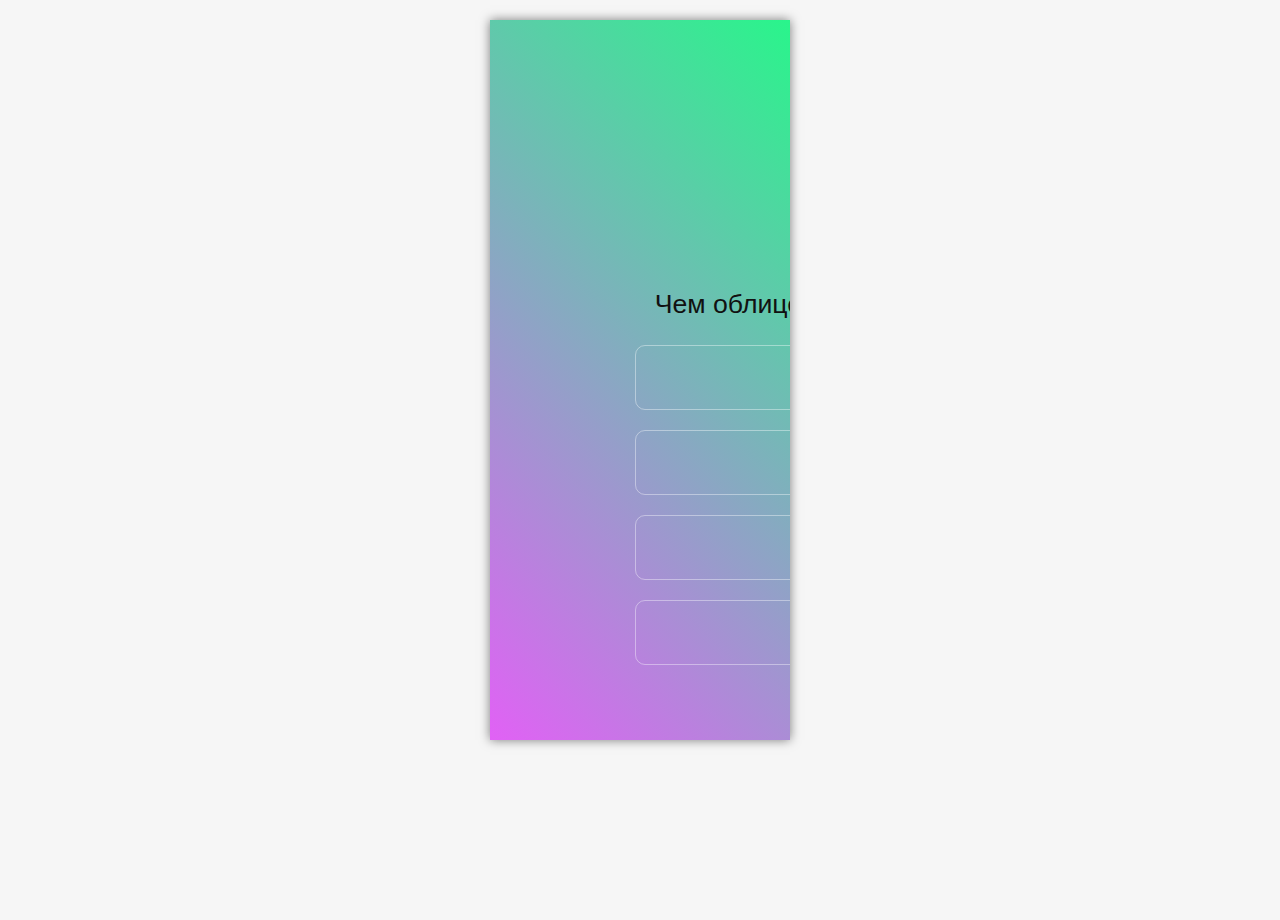
<file: index.html>
<!DOCTYPE html>
<html>
	<head>
		<title>Home</title>
		<meta charset="utf-8">
		<meta name='viewport' content='width=device-width, initial-scale=1.0, maximum-scale=1.0, user-scalable=0' />
		<meta name="apple-mobile-web-app-capable" content="yes">
		<meta name="mobile-web-app-capable" content="yes">
		<meta name="HandheldFriendly" content="true"/>
		<link rel="stylesheet" type="text/css" href="styles/site.css">
	</head>
	<body>
		<div class="wrapper">
			<iframe src="quiz.html" height="720" class="quiz-frame"></iframe>
		</div>
	</body>
</html>
</file>
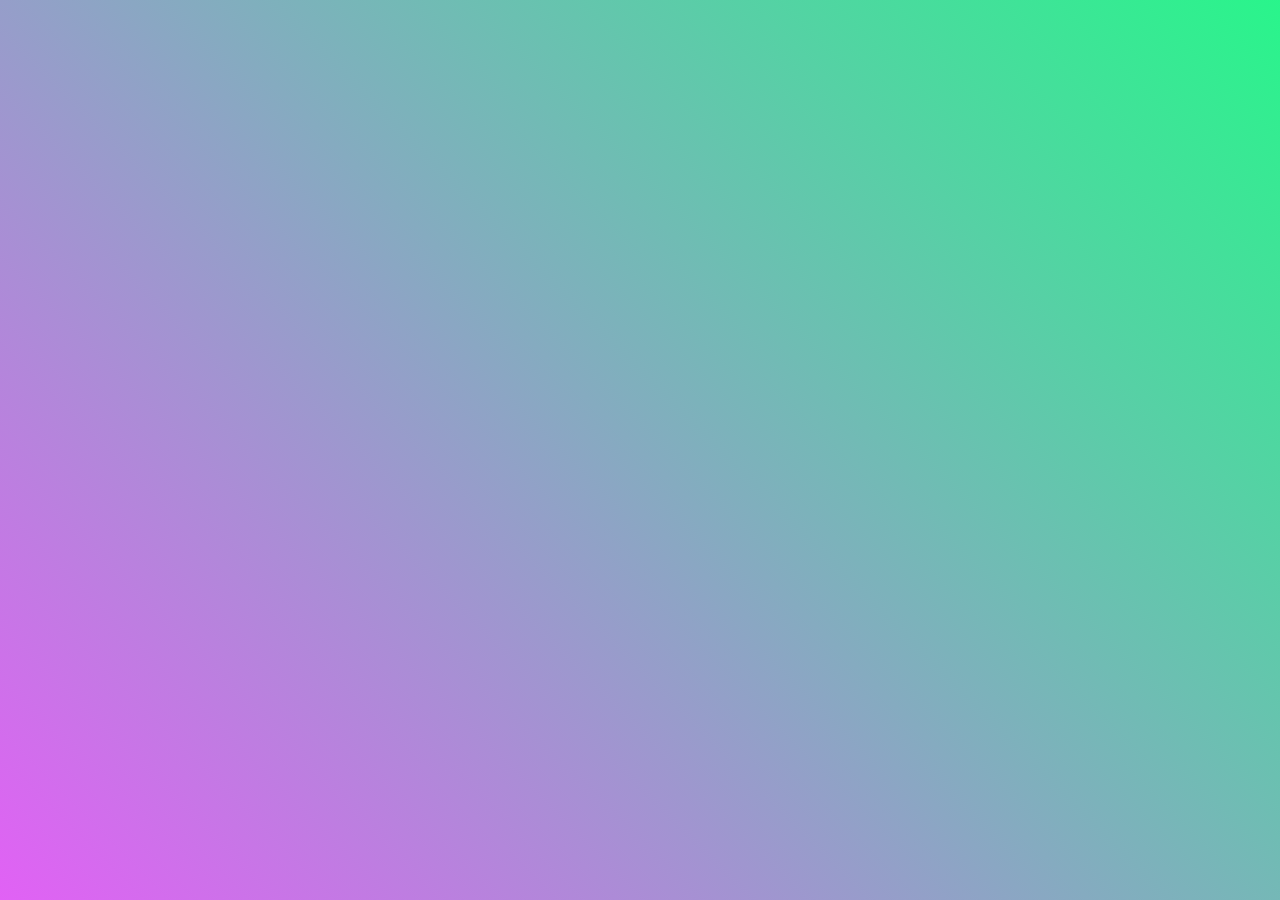
<file: preloader.html>
<!doctype html>
<html lang="ru">

<head>
  <meta charset="utf-8">
  <meta http-equiv="X-UA-Compatible" content="IE=edge">
  <meta name="viewport" content="width=device-width, initial-scale=1">
  <title>Прелоадер для сайта (демо)</title>
  <link rel="stylesheet" type="text/css" href="styles/app.css">
</head>

<body>

  <!-- Прелоадер -->
  <div class="preloader">
    <svg class="preloader__image" role="img" xmlns="http://www.w3.org/2000/svg" viewBox="0 0 512 512">
      <path fill="currentColor"
        d="M304 48c0 26.51-21.49 48-48 48s-48-21.49-48-48 21.49-48 48-48 48 21.49 48 48zm-48 368c-26.51 0-48 21.49-48 48s21.49 48 48 48 48-21.49 48-48-21.49-48-48-48zm208-208c-26.51 0-48 21.49-48 48s21.49 48 48 48 48-21.49 48-48-21.49-48-48-48zM96 256c0-26.51-21.49-48-48-48S0 229.49 0 256s21.49 48 48 48 48-21.49 48-48zm12.922 99.078c-26.51 0-48 21.49-48 48s21.49 48 48 48 48-21.49 48-48c0-26.509-21.491-48-48-48zm294.156 0c-26.51 0-48 21.49-48 48s21.49 48 48 48 48-21.49 48-48c0-26.509-21.49-48-48-48zM108.922 60.922c-26.51 0-48 21.49-48 48s21.49 48 48 48 48-21.49 48-48-21.491-48-48-48z">
      </path>
    </svg>
  </div>
  <script>
    window.onload = function () {
      document.body.classList.add('loaded_hiding');
      window.setTimeout(function () {
        document.body.classList.add('loaded');
        document.body.classList.remove('loaded_hiding');
      }, 500);
    }
  </script>
</body>

</html>
</file>
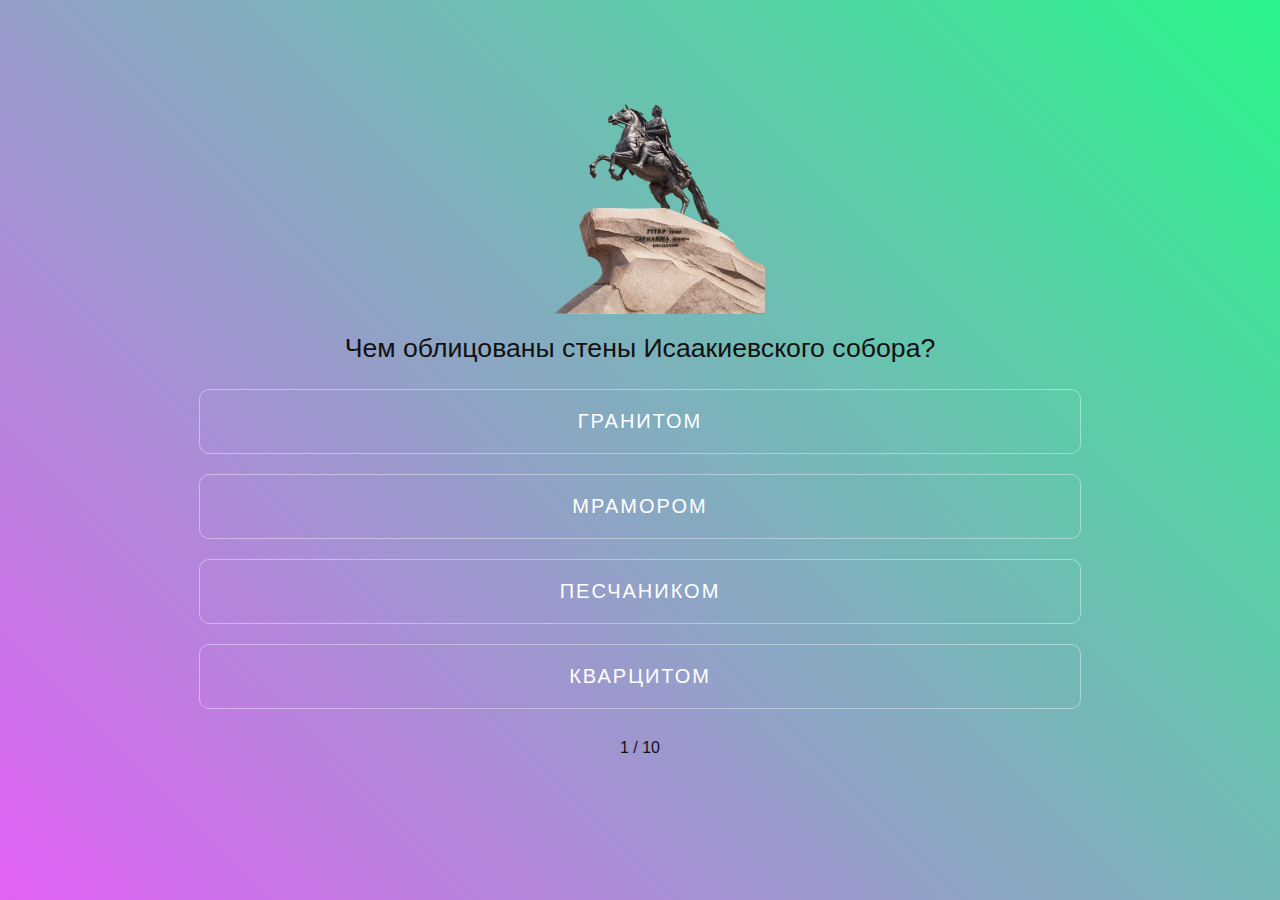
<file: quiz.html>
<!DOCTYPE html>
<html>

<head>
	<title>Quiz</title>
	<meta charset="utf-8">
	<link rel="stylesheet" type="text/css" href="styles/app.css">
	<meta name='viewport' content='width=device-width, initial-scale=1.0, maximum-scale=1.0, user-scalable=0' />
	<meta name="apple-mobile-web-app-capable" content="yes">
	<meta name="mobile-web-app-capable" content="yes">
	<meta name="HandheldFriendly" content="true" />
</head>

<body>
	<div class="preloader">
		<svg class="preloader__image" role="img" xmlns="http://www.w3.org/2000/svg" viewBox="0 0 512 512">
			<path fill="currentColor"
				d="M304 48c0 26.51-21.49 48-48 48s-48-21.49-48-48 21.49-48 48-48 48 21.49 48 48zm-48 368c-26.51 0-48 21.49-48 48s21.49 48 48 48 48-21.49 48-48-21.49-48-48-48zm208-208c-26.51 0-48 21.49-48 48s21.49 48 48 48 48-21.49 48-48-21.49-48-48-48zM96 256c0-26.51-21.49-48-48-48S0 229.49 0 256s21.49 48 48 48 48-21.49 48-48zm12.922 99.078c-26.51 0-48 21.49-48 48s21.49 48 48 48 48-21.49 48-48c0-26.509-21.491-48-48-48zm294.156 0c-26.51 0-48 21.49-48 48s21.49 48 48 48 48-21.49 48-48c0-26.509-21.49-48-48-48zM108.922 60.922c-26.51 0-48 21.49-48 48s21.49 48 48 48 48-21.49 48-48-21.491-48-48-48z">
			</path>
		</svg>
	</div>
	<script>
		window.onload = function () {
			document.body.classList.add('loaded_hiding');
			window.setTimeout(function () {
				document.body.classList.add('loaded');
				document.body.classList.remove('loaded_hiding');
			}, 500);
		}
	</script>
	<div class="wrapper">
		<main class="main">
			<div class="image" id="klass_image_kras">
				<img src="quiz.png" alt="Для красоты" class="image-krasa" height="250" width="280" id="image_kras">
			</div>
			<div class="quiz__head">
				<div class="head__content" id="head">Lorem ipsum dolor sit amet consectetur adipisicing elit. Ut ducimus
					odit accusamus, illum quas magni provident odio praesentium commodi sint, porro harum, minus
					cupiditate architecto culpa aut ex dolore officia.</div>
			</div>
			<div class="quiz__body">
				<div class="buttons">
					<div class="buttons__content" id="buttons">
						<button class="button">Default button</button><br>
						<button class="button button_wrong">Wrong answer</button><br>
						<button class="button button_correct">Correct answer</button><br>
						<button class="button button_passive">Unclicked button</button><br>
					</div>
				</div>

				<div class="quiz__footer">
					<div class="footer__content" id="pages">0 / 0</div>
				</div>
			</div>
			<button onclick="restart_test();" class="button_restart" id="restart">На главную</button><br>
			<script type="text/javascript" src="scripts/menu.js"></script>
		</main>
	</div>
	<script type="text/javascript" src="scripts/app.js"></script>
</body>

</html>
</file>
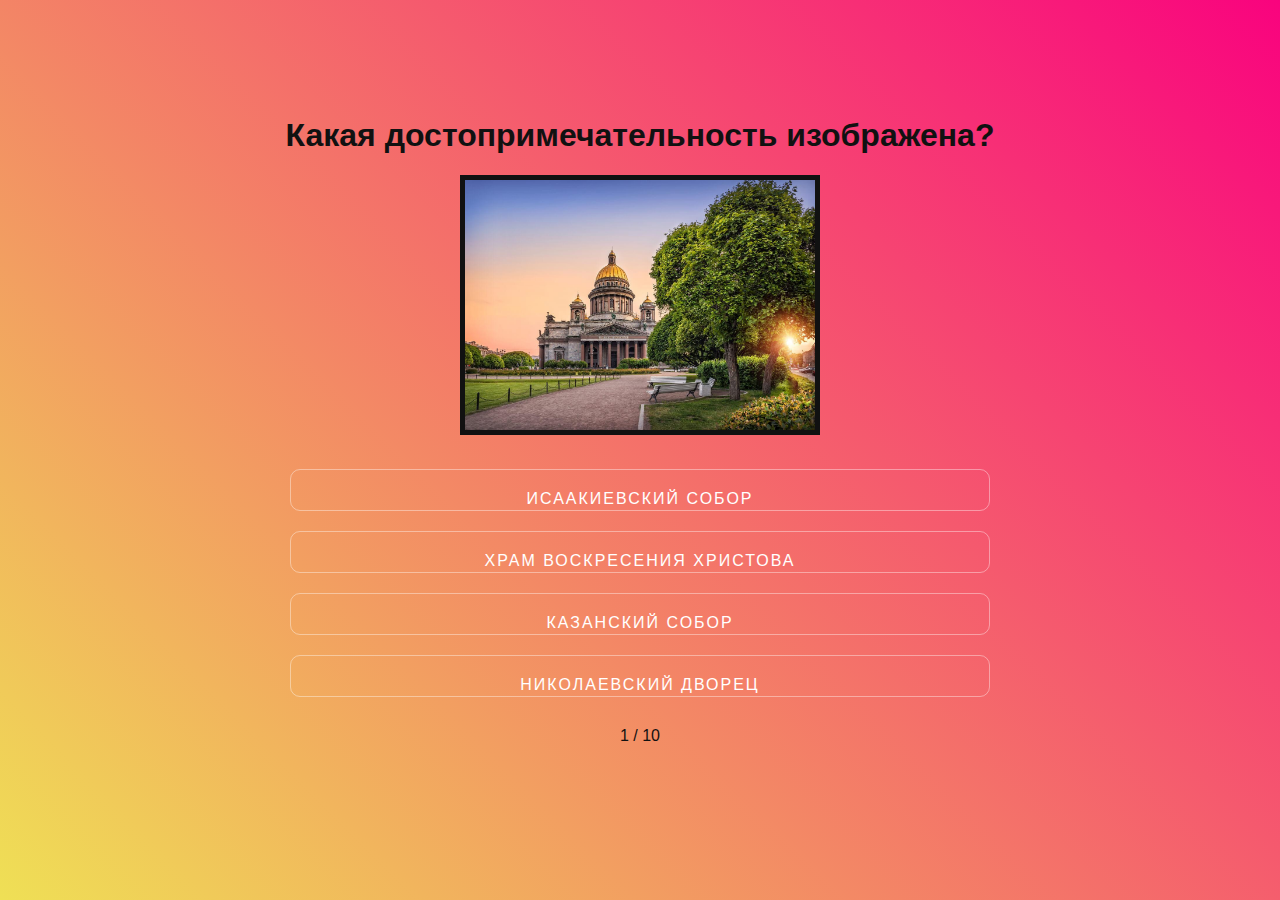
<file: quiz_image.html>
<!DOCTYPE html>
<html>

<head>
	<title>Quiz</title>
	<meta charset="utf-8">
	<link rel="stylesheet" type="text/css" href="styles/app_image.css">
	<meta name='viewport' content='width=device-width, initial-scale=1.0, maximum-scale=1.0, user-scalable=0' />
	<meta name="apple-mobile-web-app-capable" content="yes">
	<meta name="mobile-web-app-capable" content="yes">
	<meta name="HandheldFriendly" content="true" />
</head>

<body>
	<div class="preloader">
		<svg class="preloader__image" role="img" xmlns="http://www.w3.org/2000/svg" viewBox="0 0 512 512">
			<path fill="currentColor"
				d="M304 48c0 26.51-21.49 48-48 48s-48-21.49-48-48 21.49-48 48-48 48 21.49 48 48zm-48 368c-26.51 0-48 21.49-48 48s21.49 48 48 48 48-21.49 48-48-21.49-48-48-48zm208-208c-26.51 0-48 21.49-48 48s21.49 48 48 48 48-21.49 48-48-21.49-48-48-48zM96 256c0-26.51-21.49-48-48-48S0 229.49 0 256s21.49 48 48 48 48-21.49 48-48zm12.922 99.078c-26.51 0-48 21.49-48 48s21.49 48 48 48 48-21.49 48-48c0-26.509-21.491-48-48-48zm294.156 0c-26.51 0-48 21.49-48 48s21.49 48 48 48 48-21.49 48-48c0-26.509-21.49-48-48-48zM108.922 60.922c-26.51 0-48 21.49-48 48s21.49 48 48 48 48-21.49 48-48-21.491-48-48-48z">
			</path>
		</svg>
	</div>
	<script>
		window.onload = function () {
			document.body.classList.add('loaded_hiding');
			window.setTimeout(function () {
				document.body.classList.add('loaded');
				document.body.classList.remove('loaded_hiding');
			}, 500);
		}
	</script>
	<div class="wrapper">
		<main class="main">
			<div class="header" id="header">
				<h1 class="ques"> Какая достопримечательность изображена?</h1>
			</div>
			<div class="imag" id="class_image">
				<img src="казанский.jpeg" alt="Первый вопрос" class="my-imag" id="image">
			</div>
			<div class="quiz__head">
				<div class="head__content" id="head">Lorem ipsum dolor sit amet consectetur adipisicing elit. Ut ducimus
					odit accusamus, illum quas magni provident odio praesentium commodi sint, porro harum, minus
					cupiditate architecto culpa aut ex dolore officia.</div>
			</div>
			<div class="quiz__body">
				<div class="buttons">
					<div class="buttons__content" id="buttons">
						<button class="button">Default button</button><br>
						<button class="button button_wrong">Wrong answer</button><br>
						<button class="button button_correct">Correct answer</button><br>
						<button class="button button_passive">Unclicked button</button><br>
					</div>
				</div>

				<div class="quiz__footer">
					<div class="footer__content" id="pages">0 / 0</div>
				</div>
			</div>
			<button onclick="restart_test();" class="button_restart" id="restart">На главную</button><br>
			<script type="text/javascript" src="scripts/menu.js"></script>
		</main>
	</div>
	<script type="text/javascript" src="scripts/app_image.js"></script>
</body>

</html>
</file>
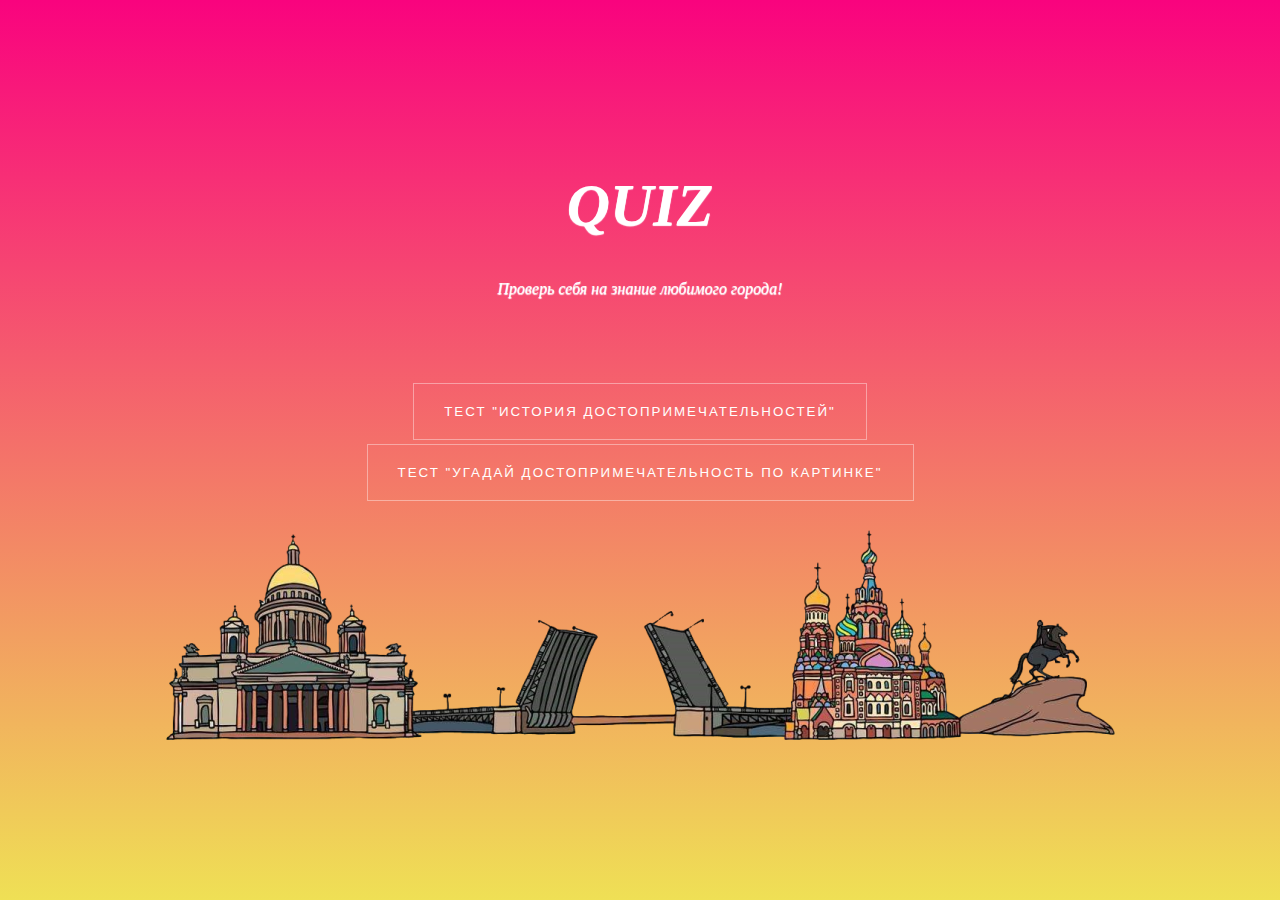
<file: start.html>
<!DOCTYPE html>
<html>

<head>
	<title>Home</title>
	<meta charset="utf-8">
	<meta name='viewport' content='width=device-width, initial-scale=1.0, maximum-scale=1.0, user-scalable=0' />
	<meta name="apple-mobile-web-app-capable" content="yes">
	<meta name="mobile-web-app-capable" content="yes">
	<meta name="HandheldFriendly" content="true" />
	<link rel="stylesheet" type="text/css" href="styles/start.css">
</head>

<body>
	<div class="wrapper">
		<main class="main">
			<div class="plate">
				<div class="script">
					<header class="shadow">
						<h1 class="text1">QUIZ</h1>
						<p class="text2">Проверь себя на знание любимого города!</p>
						<p></p>
					</header>

				</div>
			</div>
			<div class="buttons">
				<button onclick="start_test();" class="button button_start">Тест "История
					достопримечательностей"</button><br>
				<script type="text/javascript" src="scripts/start.js"></script>
				<button onclick="start_test_image();" class="button button_image">Тест "Угадай достопримечательность
					по картинке"</button><br>
				<script type="text/javascript" src="scripts/start_image.js"></script>
			</div>
			<div class="image">
				<img src="bbb_preview_rev_1.png" Картинка на заставку" class="my-image">
			</div>
	</div>
	</main>
	</div>
</body>

</html>
</file>
<file: styles/site.css>
body, html
{
	width: 100%;
	height: 100%;
	margin: 0 auto;
	display: block;
	padding: 0;
	font-size: 16px;
	font-family: helvetica, arial;
	background: #f6f6f6;
	color: #111;
}

.wrapper
{
	width: 100%;
}

.quiz-frame
{
	border: 0;
	box-shadow: 0 0 10px rgba(0,0,0,0.5);
	margin: 20px;
	display: block;
    margin-left: auto;
    margin-right: auto
}
</file>
<file: styles/app.css>
body, html
{
	width: 100%;
	height: 100%;
	margin: 0;
	padding: 0;
	overflow: hidden;
	font-size: 16px;
	font-family: helvetica, arial;
	background: linear-gradient(45deg, #e161f5 0%, #29f58b 100%);
	color: #111;
}

.wrapper
{
	width: 100%;
	height: 100%;
	display: table;
}

.main
{
	display: table-cell;
	vertical-align: middle;
	text-align: center;
}

.quiz-frame
{
	border: 0;
	box-shadow: 0 0 10px rgba(0,0,0,0.5);
}

.quiz__head
{
	font-size: 20pt;
	margin: 10px;
	margin-bottom: 10px;
}

.image_head {
  height: 50px;
 }

.head__content 
{
	padding: 5px;
}

.quiz__body
{
	margin: 10px;
}

.quiz__footer 
{
   margin: auto;
   height: 90px;
   width: 900px;
}

.footer__content 
{
	padding: 20px;
}


.button
{
	border-radius: 10px;
	width: 70%;
	font-size: 15pt;
	cursor: pointer;

	text-decoration: none;
    display: inline-block;
    padding: 20px 30px;
    margin: 10px 20px;
    position: relative;
    color: white;
    border: 1px solid rgba(255, 255, 255, .4);
    background: none;
    font-weight: 300;
    font-family: 'Montserrat', sans-serif;
    text-transform: uppercase;
    letter-spacing: 2px;
}

.button:before, .button_start:after {
    content: "";
    position: absolute;
    width: 0;
    height: 0;
    opacity: 0;
    box-sizing: border-box;
  }
  .button:before {
    bottom: 0;
    left: 0;
    border-left: 1px solid white;
    border-top: 1px solid white;
    transition: 0s ease opacity .8s, .2s ease width .4s, .2s ease height .6s;
  }
  .button:after {
    top: 0;
    right: 0;
    border-right: 1px solid white;
    border-bottom: 1px solid white;
    transition: 0s ease opacity .4s, .2s ease width, .2s ease height .2s;
  }
  .button:hover:before, 
  .button:hover:after {
    height: 100%;
    width: 100%;
    opacity: 1;
  }
  .button:hover:before {
    transition: 0s ease opacity 0s, .2s ease height, .2s ease width .2s;
  }
  .button:hover:after {
    transition: 0s ease opacity .4s, .2s ease height .4s, .2s ease width .6s;
  }

.button_wrong 
{
	background: #EB6465;
}

.button_correct
{
	background: #5EB97D;
}

.button_passive
{
	background: #B3B3B3;
}

.button_restart {
	background: #011aff;
}
.preloader {
    position: fixed;
    left: 0;
    top: 0;
    right: 0;
    bottom: 0;
    overflow: hidden;
    background-color: #21D4FD;
    background-image: linear-gradient(19deg, #14d60d 0%, #B721FF 100%);
    z-index: 1001;
    color: #eee;
  }

  .preloader__image {
    position: relative;
    top: 50%;
    left: 50%;
    width: 70px;
    height: 70px;
    margin-top: -35px;
    margin-left: -35px;
    text-align: center;
    animation: preloader-rotate 2s infinite linear;
  }

  @keyframes preloader-rotate {
    100% {
      transform: rotate(360deg);
    }
  }

  .loaded_hiding .preloader {
    transition: 3s opacity;
    opacity: 0;
  }

  .loaded .preloader {
    display: none;
  }

  .button_restart {
	border-radius: 10px;
	width: 30%;
	font-size: 15pt;
	cursor: pointer;

	text-decoration: none;
    padding: 20px 30px;
    margin: 10px 20px;
    position: relative;
    color: white;
    border: 1px solid rgba(255, 255, 255, .4);
    background: none;
    font-weight: 300;
    font-family: 'Montserrat', sans-serif;
    text-transform: uppercase;
    letter-spacing: 2px;
	
	color: #FFF;
	transition: all 0.5s;
	position: relative; 
  }
  .button_restart span {
	z-index: 2; 
	display: block;
	position: absolute;
	width: 100%;
	height: 100%; 
  }
  .button_restart::before {
	content: '';
	position: absolute;
	top: 0;
	left: 0;
	width: 100%;
	height: 100%;
	z-index: 1;
	transition: all 0.5s;
	border: 1px solid rgba(255,255,255,0.2);
	background-color: rgba(255,255,255,0.1);
  }
  .button_restart::after {
	content: '';
	position: absolute;
	top: 0;
	left: 0;
	width: 100%;
	height: 100%;
	z-index: 1;
	transition: all 0.5s;
	border: 1px solid rgba(255,255,255,0.2);
	background-color: rgba(255,255,255,0.1);
  }
  .button_restart:hover::before {
	transform: rotate(-45deg);
	background-color: rgba(255,255,255,0);
  }
  .button_restart:hover::after {
	transform: rotate(45deg);
	background-color: rgba(255,255,255,0);
  }

  .image-krasa{
    width: auto;
		height: 250px;
		align-items: center;
	}
</file>
<file: styles/app_image.css>
body, html
{
	width: 100%;
	height: 100%;
	margin: 0;
	padding: 0;
	overflow: hidden;
	font-size: 16px;
	font-family: helvetica, arial;
	background: linear-gradient(45deg, #efe055 0%, #f9037e 100%);
	color: #111;
}

.wrapper
{
	width: 100%;
	height: 100%;
	display: table;
}

.main
{
	display: table-cell;
	vertical-align: middle;
	text-align: center;
}

.quiz-frame
{
	border: 0;
	box-shadow: 0 0 10px rgba(0,0,0,0.5);
}

/* .image_head {
	width: 200px;
  max-width: 280px;
  margin-left: auto;
  margin-right: auto;
  max-height: 240px;
  text-align: center;
  overflow: hidden;
} */
.img {
  width: 100%;
}
.quiz__head
{
	font-size: 20pt;
}

.head__content 
{
	padding: 5px;
}

.quiz__body
{
	margin: 10px;
}

.quiz__footer 
{
  margin: auto;
  height: 90px;
  width: 900px;
}

.footer__content 
{
	padding: 20px;
}

.button
{
	border-radius: 10px;
	width: 700px;
	height: 30px;
	font-size: 12pt;
	cursor: pointer;
	

	text-decoration: none;
    display: inline-block;
    padding: 20px 30px;
    margin: 10px 20px;
    position: relative;
    color: white;
    border: 1px solid rgba(255, 255, 255, .4);
    background: none;
    font-weight: 300;
    font-family: 'Montserrat', sans-serif;
    text-transform: uppercase;
    letter-spacing: 2px;
}

.button:before, .button_start:after {
    content: "";
    position: absolute;
    width: 0;
    height: 0;
    opacity: 0;
    box-sizing: border-box;
  }
  .button:before {
    bottom: 0;
    left: 0;
    border-left: 1px solid white;
    border-top: 1px solid white;
    transition: 0s ease opacity .8s, .2s ease width .4s, .2s ease height .6s;
  }
  .button:after {
    top: 0;
    right: 0;
    border-right: 1px solid white;
    border-bottom: 1px solid white;
    transition: 0s ease opacity .4s, .2s ease width, .2s ease height .2s;
  }
  .button:hover:before, 
  .button:hover:after {
    height: 100%;
    width: 100%;
    opacity: 1;
  }
  .button:hover:before {
    transition: 0s ease opacity 0s, .2s ease height, .2s ease width .2s;
  }
  .button:hover:after {
    transition: 0s ease opacity .4s, .2s ease height .4s, .2s ease width .6s;
  }

.button_wrong 
{
	background: #EB6465;
}

.button_correct
{
	background: #5EB97D;
}

.button_passive
{
	background: #B3B3B3;
}

.button_restart {
	background: #011aff;
}
.preloader {
    position: fixed;
    left: 0;
    top: 0;
    right: 0;
    bottom: 0;
    overflow: hidden;
    background-color: #21D4FD;
    background-image: linear-gradient(19deg, #14d60d 0%, #B721FF 100%);
    z-index: 1001;
    color: #eee;
  }

  .preloader__image {
    position: relative;
    top: 50%;
    left: 50%;
    width: 70px;
    height: 70px;
    margin-top: -35px;
    margin-left: -35px;
    text-align: center;
    animation: preloader-rotate 2s infinite linear;
  }

  @keyframes preloader-rotate {
    100% {
      transform: rotate(360deg);
    }
  }

  .loaded_hiding .preloader {
    transition: 3s opacity;
    opacity: 0;
  }

  .loaded .preloader {
    display: none;
  }
  .button_restart {
	  border-radius: 10px;
	  width: 30%;
	  font-size: 15pt;
	  cursor: pointer;

	  text-decoration: none;
    padding: 20px 30px;
    margin: 10px 20px;
    position: relative;
    color: white;
    border: 1px solid rgba(255, 255, 255, .4);
    background: none;
    font-weight: 300;
    font-family: 'Montserrat', sans-serif;
    text-transform: uppercase;
    letter-spacing: 2px;
	
	color: #FFF;
	transition: all 0.5s;
	position: relative; 
  }
  .button_restart span {
	z-index: 2; 
	display: block;
	position: absolute;
	width: 100%;
	height: 100%; 
  }
  .button_restart::before {
	content: '';
	position: absolute;
	top: 0;
	left: 0;
	width: 100%;
	height: 100%;
	z-index: 1;
	transition: all 0.5s;
	border: 1px solid rgba(255,255,255,0.2);
	background-color: rgba(255,255,255,0.1);
  }
  .button_restart::after {
	content: '';
	position: absolute;
	top: 0;
	left: 0;
	width: 100%;
	height: 100%;
	z-index: 1;
	transition: all 0.5s;
	border: 1px solid rgba(255,255,255,0.2);
	background-color: rgba(255,255,255,0.1);
  }
  .button_restart:hover::before {
	transform: rotate(-45deg);
	background-color: rgba(255,255,255,0);
  }
  .button_restart:hover::after {
	transform: rotate(45deg);
	background-color: rgba(255,255,255,0);
  }

  .button_restart {
    border-radius: 10px;
    width: 30%;
    font-size: 15pt;
    cursor: pointer;
  
    text-decoration: none;
    text-align: center;
    padding: 20px 30px;
    margin: 10px 20px;
    position: relative;
    color: white;
    border: 1px solid rgba(255, 255, 255, .4);
    background: none;
    font-weight: 300;
    font-family: 'Montserrat', sans-serif;
    text-transform: uppercase;
    letter-spacing: 2px;
    
    color: #FFF;
    transition: all 0.5s;
    position: relative; 
    }
    .button_restart span {
    z-index: 2; 
    display: block;
    position: absolute;
    width: 100%;
    height: 100%; 
    }
    .button_restart::before {
    content: '';
    position: absolute;
    top: 0;
    left: 0;
    width: 100%;
    height: 100%;
    z-index: 1;
    transition: all 0.5s;
    border: 1px solid rgba(255,255,255,0.2);
    background-color: rgba(255,255,255,0.1);
    }
    .button_restart::after {
    content: '';
    position: absolute;
    top: 0;
    left: 0;
    width: 100%;
    height: 100%;
    z-index: 1;
    transition: all 0.5s;
    border: 1px solid rgba(255,255,255,0.2);
    background-color: rgba(255,255,255,0.1);
    }
    .button_restart:hover::before {
    transform: rotate(-45deg);
    background-color: rgba(255,255,255,0);
    }
    .button_restart:hover::after {
    transform: rotate(45deg);
    background-color: rgba(255,255,255,0);
    }

	.ques{
		padding-top: 20px;
	}

	.my-imag{
		width: auto;
		height: 250px;
		align-items: center;
	}
</file>
<file: styles/start.css>
@import url(https://fonts.googleapis.com/css?family=Arvo:700);
@import url(https://fonts.googleapis.com/css?family=Seaweed+Script);
body, html {
    margin: 0;
    background-repeat: no-repeat;
    background-attachment: fixed;
    background-size: cover;
    height: 100%;
    background: linear-gradient(to top, #efe055 0%, #f9037e 100%);
  }

  .wrapper
{
	width: 100%;
	height: 100%;
	display: table;
}

.main
{
	display: table-cell;
	vertical-align: middle;
	text-align: center;
}

.plate {
  height: 210px;
  width: 400px;
  align-items: center;
  margin-left: auto;
  margin-right: auto;
}

.shadow {
  color: #fff;
  font-style: italic;
  text-align: center;
  text-shadow: 0 1px 1px #fff;
}

.script span {
  background-color: #222;
  padding: 0 0.3em;
}
.text1 {
  font-size: 60px;
}

.button {
  text-decoration: none;
  display: inline-block;
  padding: 20px 30px;
  margin: 10px 20px;
  position: relative;
  color: white;
  border: 1px solid rgba(255, 255, 255, .4);
  background: none;
  font-weight: 300;
  font-family: 'Montserrat', sans-serif;
  text-transform: uppercase;
  letter-spacing: 2px;

  margin: 2px auto;
  cursor: pointer;
}

  .button:before, .button:after {
    content: "";
    position: absolute;
    width: 0;
    height: 0;
    opacity: 0;
    box-sizing: border-box;
  }
  .button:before {
    bottom: 0;
    left: 0;
    border-left: 1px solid white;
    border-top: 1px solid white;
    transition: 0s ease opacity .8s, .2s ease width .4s, .2s ease height .6s;
  }
  .button:after {
    top: 0;
    right: 0;
    border-right: 1px solid white;
    border-bottom: 1px solid white;
    transition: 0s ease opacity .4s, .2s ease width, .2s ease height .2s;
  }
  .button:hover:before, 
  .button:hover:after {
    height: 100%;
    width: 100%;
    opacity: 1;
  }
  .button:hover:before {
    transition: 0s ease opacity 0s, .2s ease height, .2s ease width .2s;
  }
  .button:hover:after {
    transition: 0s ease opacity .4s, .2s ease height .4s, .2s ease width .6s;
  }
  .button:hover {
    background: rgba(255, 255, 255, .2);
  }
</file>
